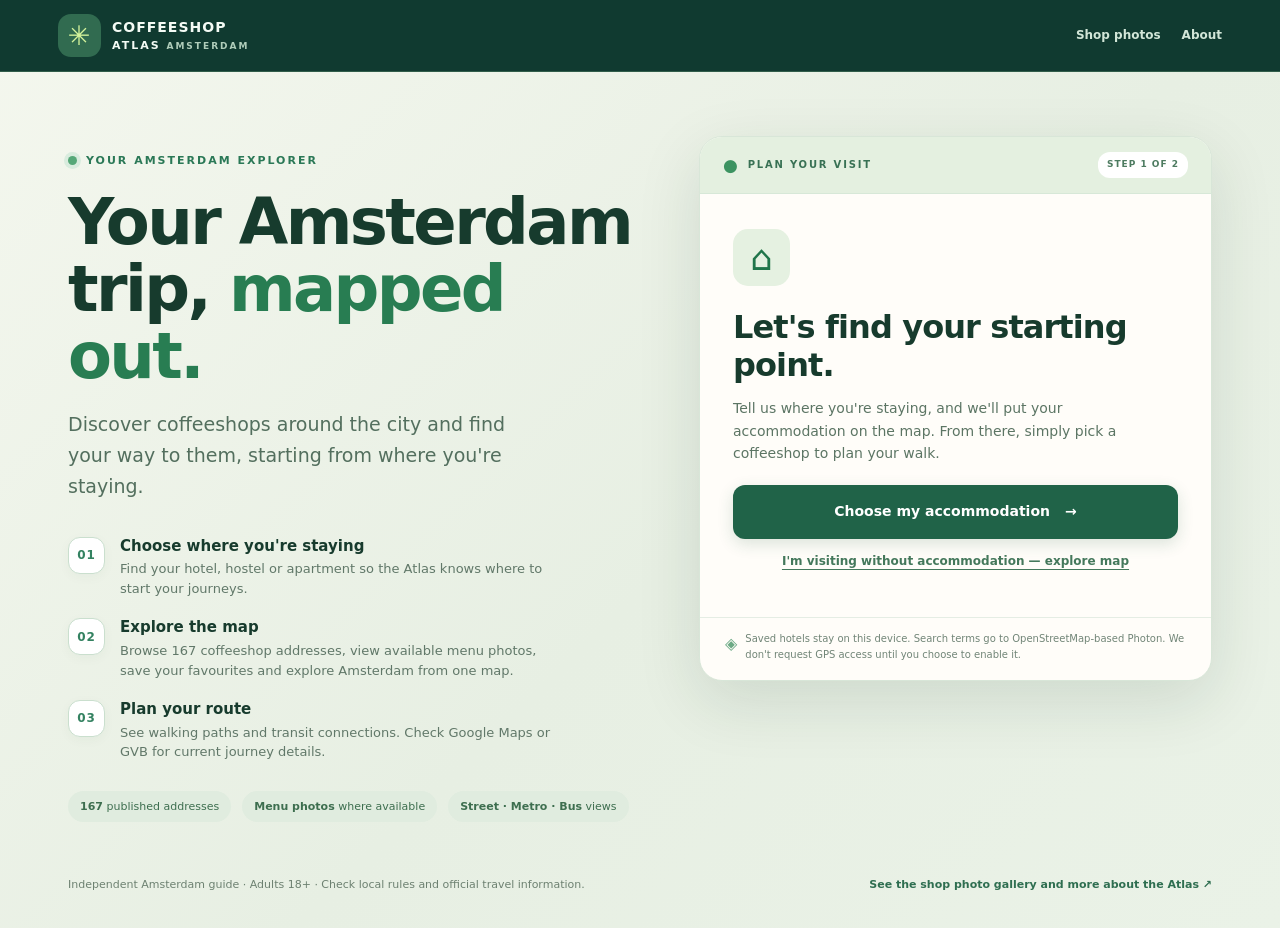
<file: public/index.html>
<!doctype html>
<html lang="en">
<head>
<meta charset="utf-8">
<meta name="viewport" content="width=device-width, initial-scale=1, viewport-fit=cover">
<meta name="theme-color" content="#123c30">
<meta name="description" content="Plan your Amsterdam coffeeshop visit. See how the Atlas works, choose your hotel or accommodation, and explore coffeeshops, walking routes and local public transport on an interactive map.">
<title>Welcome | Amsterdam Coffeeshop Atlas</title>
<link rel="preconnect" href="https://photon.komoot.io">
<link rel="stylesheet" href="assets/welcome.css?v=2">
<script defer src="assets/welcome.js?v=12"></script>
</head>
<body>
<header class="site-header">
 <div class="site-inner">
  <a class="brand" href="index.html" aria-label="Amsterdam Coffeeshop Atlas welcome"><span class="brand-pin" aria-hidden="true">✳</span><span><strong>COFFEESHOP</strong><small>ATLAS <em>AMSTERDAM</em></small></span></a>
  <nav aria-label="Site"><a href="discover.html#featured">Shop photos</a><a href="discover.html#about">About</a></nav>
 </div>
</header>
<main class="welcome-layout" id="start">
 <section class="introduction" aria-labelledby="welcomeTitle">
  <div class="eyebrow"><span class="eyebrow-dot" aria-hidden="true"></span> YOUR AMSTERDAM EXPLORER</div>
  <h1 id="welcomeTitle">Your Amsterdam trip, <em>mapped out.</em></h1>
  <p class="intro-copy">Discover coffeeshops around the city and find your way to them, starting from where you're staying.</p>
  <div class="intro-points" aria-label="How the Atlas works">
   <div class="intro-point"><span class="step-number">01</span><div><h2>Choose where you're staying</h2><p>Find your hotel, hostel or apartment so the Atlas knows where to start your journeys.</p></div></div>
   <div class="intro-point"><span class="step-number">02</span><div><h2>Explore the map</h2><p>Browse 167 coffeeshop addresses, view available menu photos, save your favourites and explore Amsterdam from one map.</p></div></div>
   <div class="intro-point"><span class="step-number">03</span><div><h2>Plan your route</h2><p>See walking paths and transit connections. Check Google Maps or GVB for current journey details.</p></div></div>
  </div>
  <div class="intro-meta"><span><b>167</b> published addresses</span><span><b>Menu photos</b> where available</span><span><b>Street · Metro · Bus</b> views</span></div>
 </section>
 <section class="journey-card" aria-label="Set up your visit">
  <div class="card-stripe"><span class="map-dot" aria-hidden="true">●</span><span>PLAN YOUR VISIT</span><span class="step-tag" id="stepTag">STEP 1 OF 2</span></div>
  <div id="introStage" class="stage">
   <div class="welcome-mark" aria-hidden="true">⌂</div>
   <h2>Let's find your starting point.</h2>
   <p>Tell us where you're staying, and we'll put your accommodation on the map. From there, simply pick a coffeeshop to plan your walk.</p>
   <div class="saved-trip hidden" id="savedTrip">
    <span class="saved-icon" aria-hidden="true">⌂</span>
    <div><small>YOUR SAVED ACCOMMODATION</small><strong id="savedHotelName"></strong></div>
   </div>
   <button type="button" class="primary-button" id="chooseHotel">Choose my accommodation <span aria-hidden="true">→</span></button>
   <button type="button" class="primary-button hidden" id="continueSaved">Open my Amsterdam map <span aria-hidden="true">→</span></button>
   <button type="button" class="text-button" id="exploreWithoutHotel">I'm visiting without accommodation — explore map</button>
  </div>
  <div id="hotelStage" class="stage hidden" aria-labelledby="hotelTitle">
   <button type="button" class="back-button" id="backToIntro">← Back to introduction</button>
   <div class="step-label">SET YOUR STARTING POINT</div>
   <h2 id="hotelTitle">Where are you staying?</h2>
   <p>Search for your hotel, hostel, apartment or address in Amsterdam. Select the correct result to open the map.</p>
   <form id="hotelForm" class="hotel-form" role="search">
    <label for="hotelSearch">Accommodation name or address</label>
    <div class="hotel-search-row"><input id="hotelSearch" type="search" placeholder="e.g. Hotel Estheréa, Amsterdam" autocomplete="street-address" minlength="3" maxlength="110" required><button type="submit" id="hotelSearchButton">Find</button></div>
   </form>
   <div id="hotelFeedback" class="hotel-feedback" role="status" aria-live="polite">Search by hotel name or street address.</div>
   <div id="hotelResults" class="hotel-results" aria-label="Accommodation search results"></div>
   <div class="hotel-footer"><span>Can't find yours? Try its street address, or choose it later in My hotel &amp; routes.</span><button type="button" class="text-button" id="skipHotel">Continue without saving a hotel →</button></div>
  </div>
  <div class="privacy-footnote"><span aria-hidden="true">◈</span> Saved hotels stay on this device. Search terms go to OpenStreetMap-based Photon. We don't request GPS access until you choose to enable it.</div>
 </section>
</main>
<footer class="page-footer"><span>Independent Amsterdam guide · Adults 18+ · Check local rules and official travel information.</span><a href="discover.html">See the shop photo gallery and more about the Atlas ↗</a></footer>
</body>
</html>
</file>
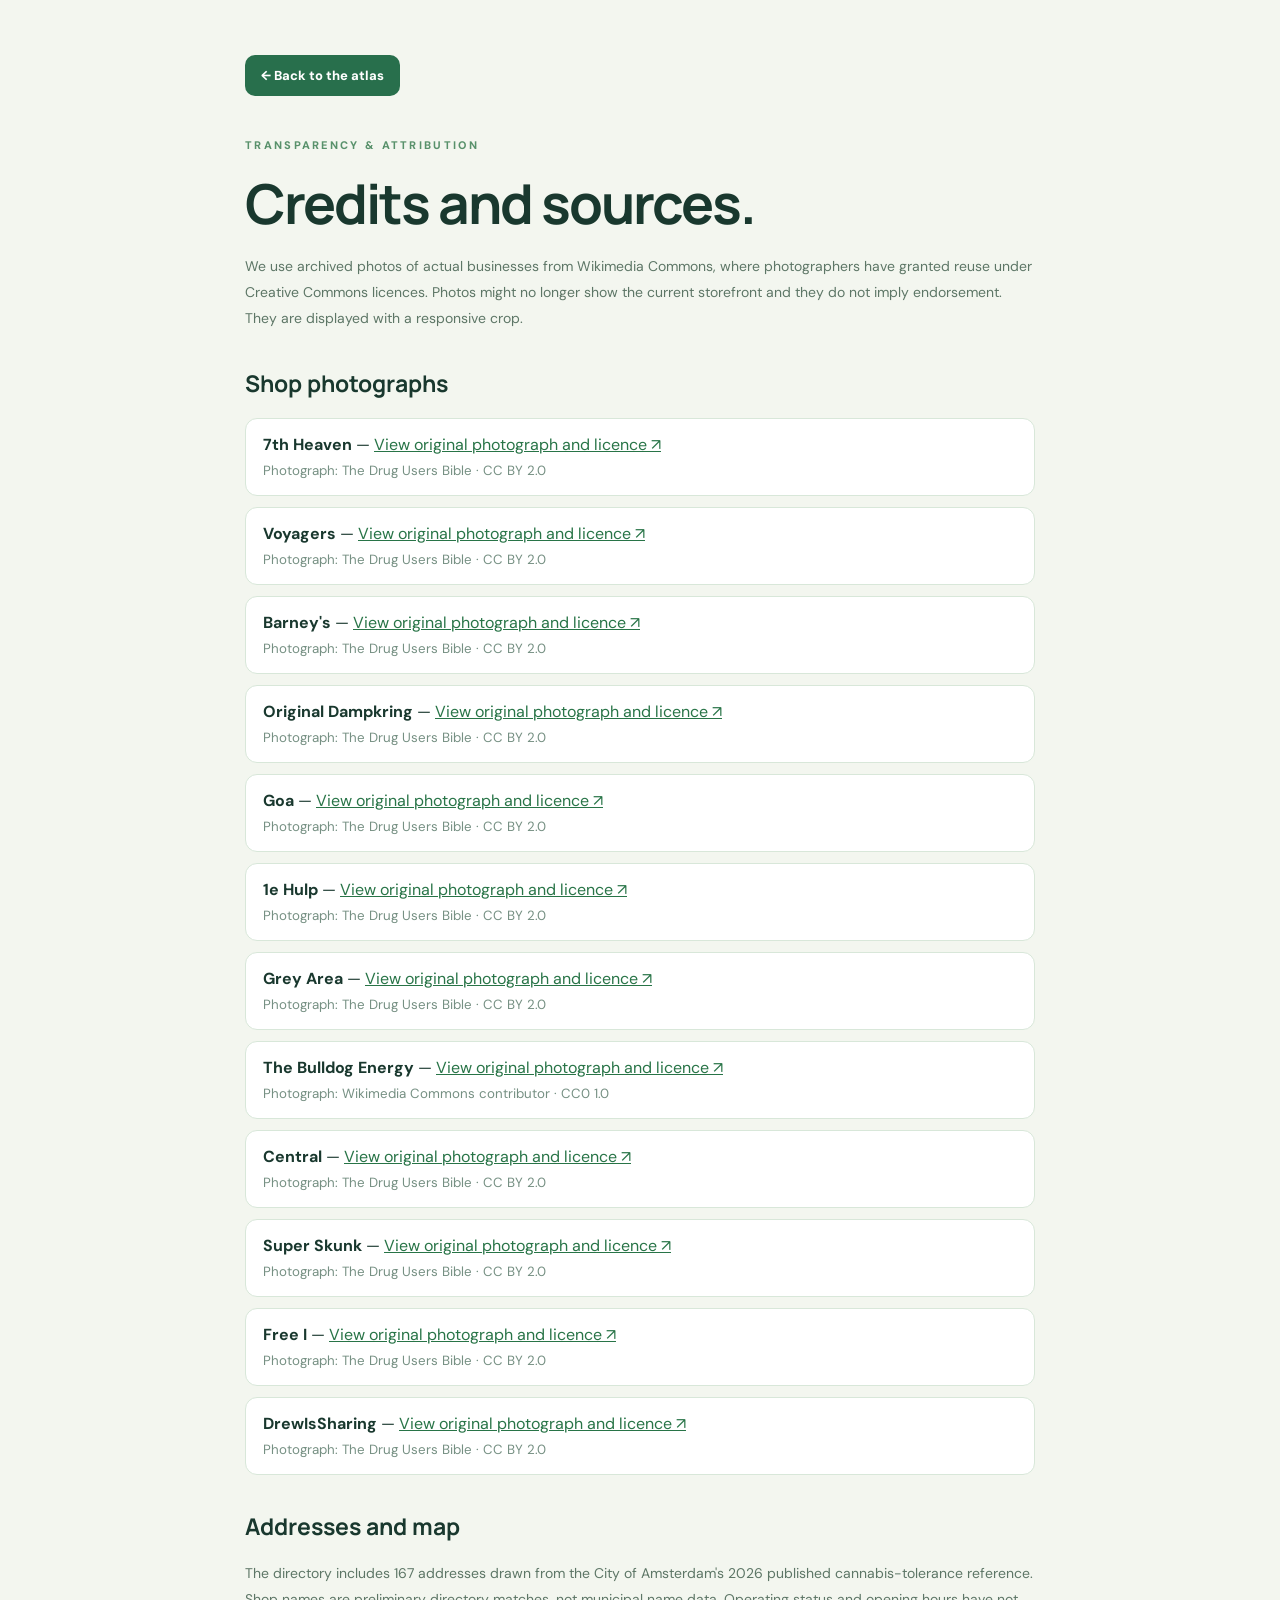
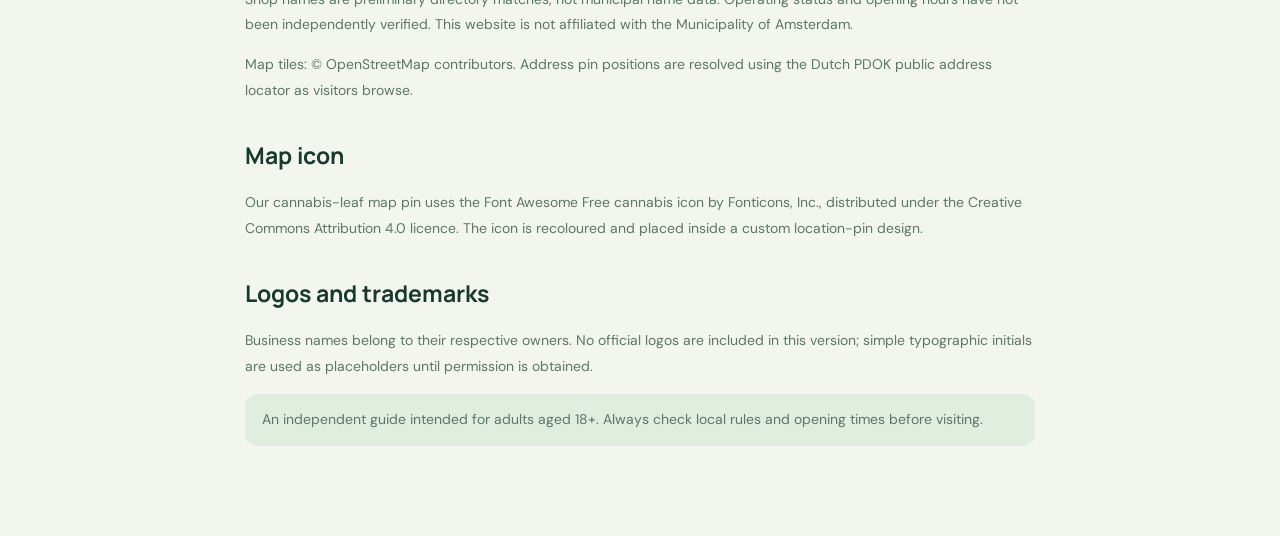
<file: public/credits.html>
<!doctype html><html lang="en"><head><meta charset="utf-8"><meta name="viewport" content="width=device-width,initial-scale=1"><title>Credits and sources | Coffeeshop Atlas</title><link rel="stylesheet" href="assets/styles.css"><style>body{background:#f3f6ef}.credits-main{max-width:830px;margin:55px auto 90px;padding:0 20px}.credits-main h1{font-size:clamp(32px,5vw,55px);letter-spacing:-2px;margin:13px 0}.credits-main p{color:#5d7666;font-size:14px;line-height:1.85}.credits-main h2{font-size:23px;margin-top:35px}.credit-box{border:1px solid #d8e7d9;background:#fff;border-radius:12px;margin:11px 0;padding:14px 17px;line-height:1.5}.credit-box a{color:#287447;text-decoration:underline}.credit-box small{color:#769083;display:block;margin-top:4px}.return{display:inline-block;padding:12px 16px;background:#286f4c;border-radius:10px;color:white;font-size:13px;font-weight:800}.small-note{background:#e0eee0;border-radius:12px;padding:13px 17px}</style></head><body><main class="credits-main"><a class="return" href="index.html">← Back to the atlas</a><span class="small-label" style="display:block;margin-top:42px">TRANSPARENCY &amp; ATTRIBUTION</span><h1>Credits and sources.</h1><p>We use archived photos of actual businesses from Wikimedia Commons, where photographers have granted reuse under Creative Commons licences. Photos might no longer show the current storefront and they do not imply endorsement. They are displayed with a responsive crop.</p><h2>Shop photographs</h2><div id="creditsList"></div><h2>Addresses and map</h2><p>The directory includes 167 addresses drawn from the City of Amsterdam's 2026 published cannabis-tolerance reference. Shop names are preliminary directory matches, not municipal name data. Operating status and opening hours have not been independently verified. This website is not affiliated with the Municipality of Amsterdam.</p><p>Map tiles: <a href="https://www.openstreetmap.org/copyright" target="_blank" rel="noopener">© OpenStreetMap contributors</a>. Address pin positions are resolved using the Dutch <a href="https://www.pdok.nl/" target="_blank" rel="noopener">PDOK</a> public address locator as visitors browse.</p><h2>Map icon</h2><p>Our cannabis-leaf map pin uses the <a href="https://fontawesome.com/icons/cannabis?f=classic&s=solid" target="_blank" rel="noopener">Font Awesome Free cannabis icon</a> by Fonticons, Inc., distributed under the <a href="https://creativecommons.org/licenses/by/4.0/" target="_blank" rel="noopener">Creative Commons Attribution 4.0 licence</a>. The icon is recoloured and placed inside a custom location-pin design.</p><h2>Logos and trademarks</h2><p>Business names belong to their respective owners. No official logos are included in this version; simple typographic initials are used as placeholders until permission is obtained.</p><p class="small-note">An independent guide intended for adults aged 18+. Always check local rules and opening times before visiting.</p></main><script src="assets/shops.js"></script><script>const names=window.ATLAS_SHOPS.filter(x=>x.photo);const esc=x=>String(x).replaceAll('&','&amp;').replaceAll('<','&lt;').replaceAll('>','&gt;');document.getElementById('creditsList').innerHTML=names.map(x=>{const u='https://commons.wikimedia.org/wiki/File:'+encodeURIComponent(x.photo.file);return '<div class="credit-box"><b>'+esc(x.name)+'</b> — <a href="'+u+'" target="_blank" rel="noopener">View original photograph and licence ↗</a><small>Photograph: '+esc(x.photo.author)+' · '+esc(x.photo.license)+'</small></div>';}).join('');</script></body></html>
</file>
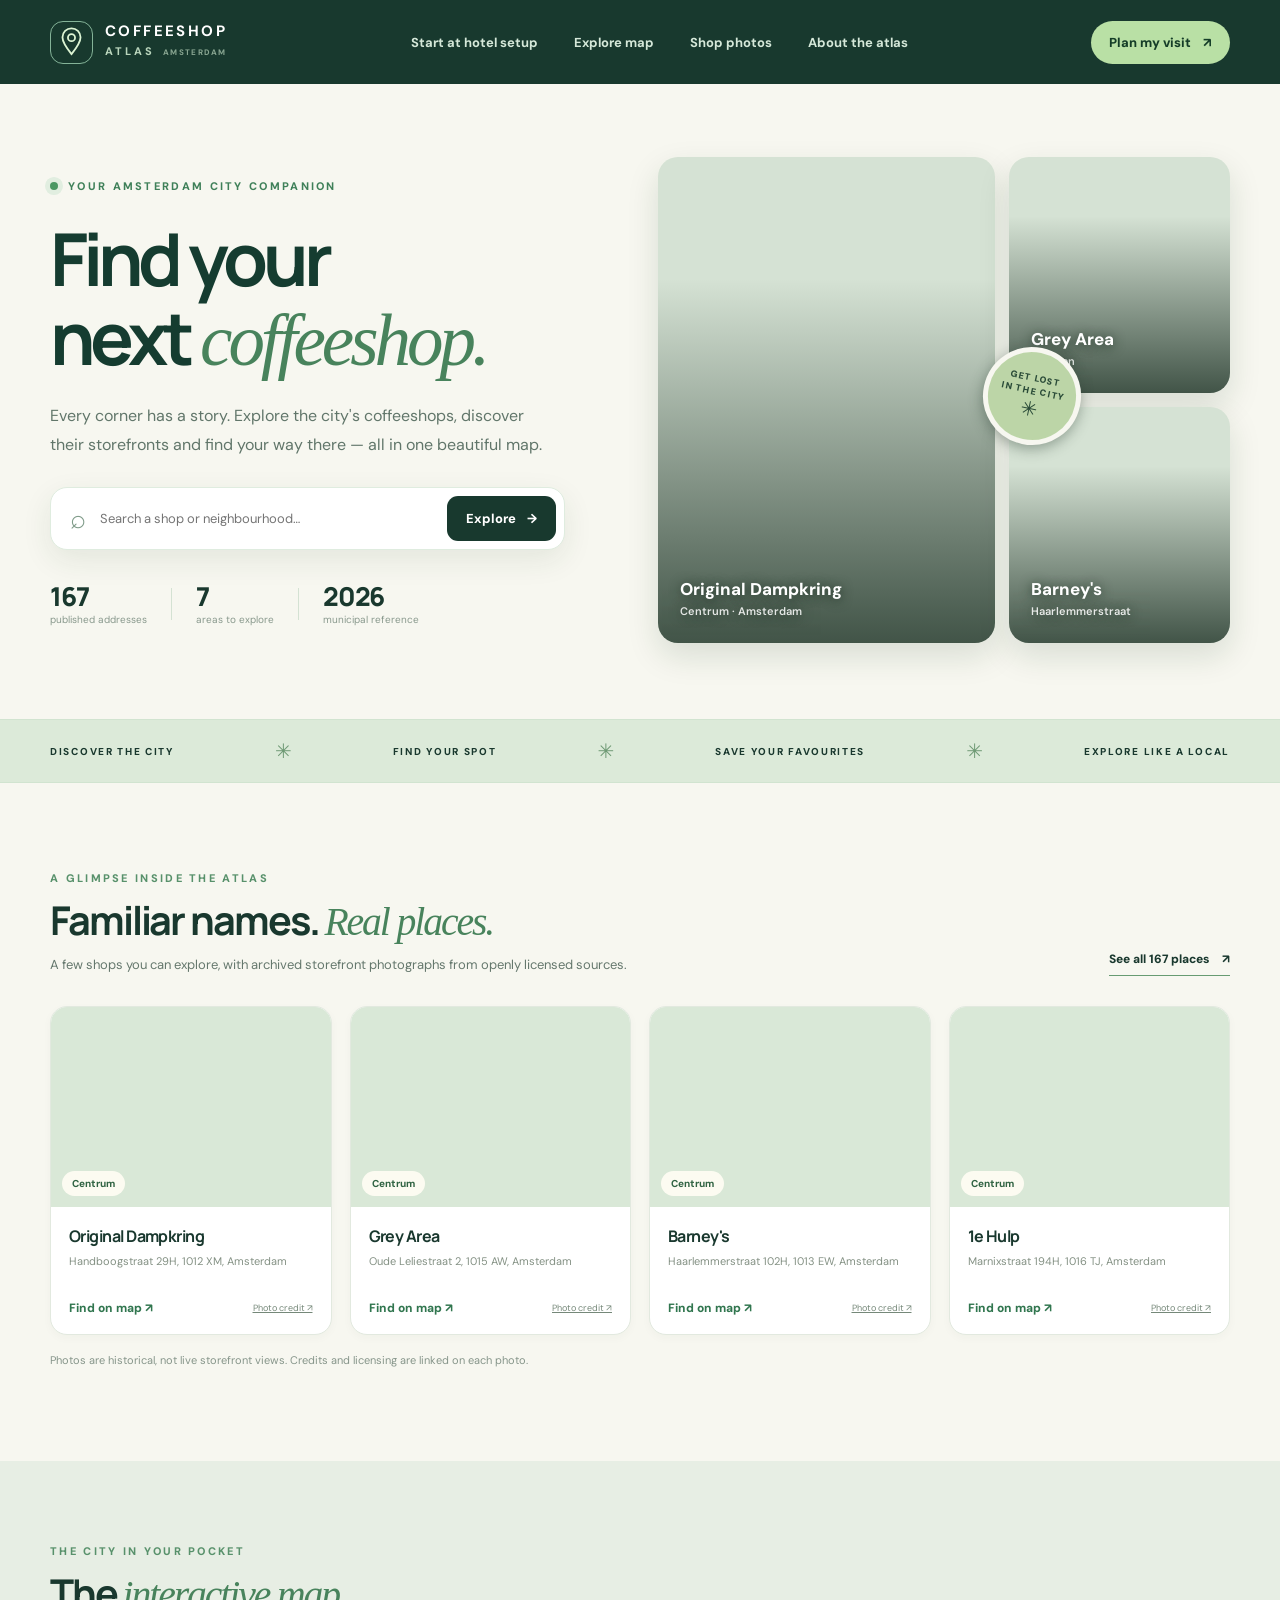
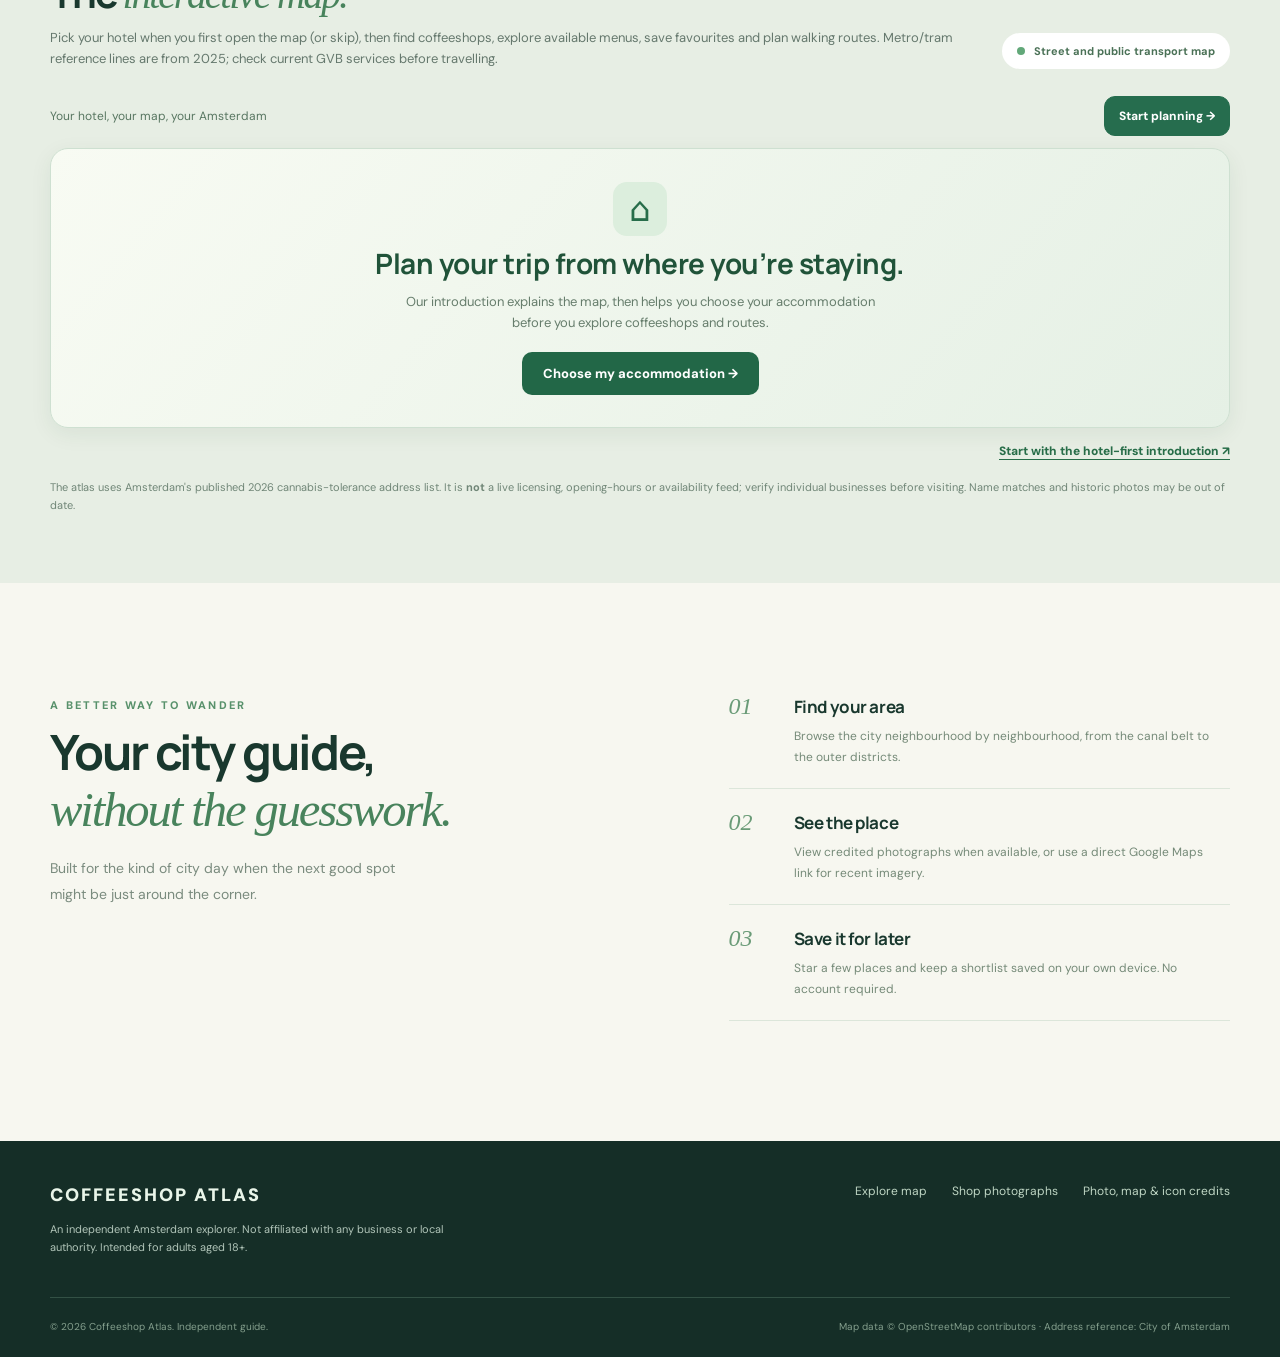
<file: public/discover.html>
<!doctype html>
<html lang="en">
<head>
  <meta charset="utf-8">
  <meta name="viewport" content="width=device-width,initial-scale=1,viewport-fit=cover">
  <meta name="theme-color" content="#132c27">
  <meta name="description" content="Explore Amsterdam's cannabis coffeeshops on one interactive map. Browse official 2026 addresses, shop photos, neighbourhoods and walking directions.">
  <title>Amsterdam Coffeeshop Atlas | Explore the city</title>
  <link rel="preconnect" href="https://commons.wikimedia.org">
  <link rel="stylesheet" href="assets/styles.css?v=gallery-intro-v1">
  <script defer src="assets/shops.js?v=shop-names-2026-10-18"></script>
  <script defer src="assets/app.js?v=hotel-welcome-v1"></script>
</head>
<body>
  <header class="site-header">
    <div class="header-inner content-wrap">
      <a href="index.html" class="logo-lockup" aria-label="Coffeeshop Atlas welcome page">
        <span class="mark" aria-hidden="true"><svg viewBox="0 0 48 48" fill="none"><path d="M24 42c9-11 14-19 14-26a14 14 0 10-28 0c0 7 5 15 14 26Z" stroke="currentColor" stroke-width="2.8"/><circle cx="24" cy="16.5" r="5.5" stroke="currentColor" stroke-width="2.8"/></svg></span>
        <span class="logo-type"><strong>COFFEESHOP</strong><span>ATLAS <i>AMSTERDAM</i></span></span>
      </a>
      <nav class="nav-links" aria-label="Primary navigation"><a href="index.html">Start at hotel setup</a><a href="#explore">Explore map</a><a href="#featured">Shop photos</a><a href="#about">About the atlas</a></nav>
      <a class="header-cta" href="index.html">Plan my visit <span aria-hidden="true">↗</span></a>
    </div>
  </header>

  <main id="home">
    <section class="hero content-wrap" aria-labelledby="hero-title">
      <div class="hero-copy">
        <span class="eyebrow"><span class="eyebrow-dot"></span> YOUR AMSTERDAM CITY COMPANION</span>
        <h1 id="hero-title">Find your<br>next <em>coffeeshop.</em></h1>
        <p class="hero-sub">Every corner has a story. Explore the city's coffeeshops, discover their storefronts and find your way there — all in one beautiful map.</p>
        <form class="hero-search" id="heroSearchForm" role="search"><label class="sr-only" for="heroSearch">Search a coffeeshop or neighbourhood</label><span aria-hidden="true" class="search-icon">⌕</span><input id="heroSearch" type="search" placeholder="Search a shop or neighbourhood…" autocomplete="off"><button type="submit">Explore <span aria-hidden="true">→</span></button></form>
        <div class="hero-stats"><div><strong>167</strong><span>published addresses</span></div><span class="stat-line"></span><div><strong>7</strong><span>areas to explore</span></div><span class="stat-line"></span><div><strong>2026</strong><span>municipal reference</span></div></div>
      </div>
      <div class="hero-visual" aria-label="Photographs of Amsterdam coffeeshops">
        <div class="hero-photo hero-photo-main" data-photo="47"><span class="photo-name">Original Dampkring <small>Centrum · Amsterdam</small></span></div>
        <div class="hero-photo hero-photo-top" data-photo="97"><span class="photo-name">Grey Area <small>Jordaan</small></span></div>
        <div class="hero-photo hero-photo-bottom" data-photo="40"><span class="photo-name">Barney's <small>Haarlemmerstraat</small></span></div>
        <span class="hero-seal">GET LOST<br>IN THE CITY<br><b>✳</b></span>
      </div>
    </section>

    <section class="marquee"><div class="marquee-inner content-wrap"><span>DISCOVER THE CITY</span><b>✳</b><span>FIND YOUR SPOT</span><b>✳</b><span>SAVE YOUR FAVOURITES</span><b>✳</b><span>EXPLORE LIKE A LOCAL</span></div></section>

    <section id="featured" class="featured-section content-wrap">
      <div class="section-heading"><div><span class="small-label">A GLIMPSE INSIDE THE ATLAS</span><h2>Familiar names. <em>Real places.</em></h2><p>A few shops you can explore, with archived storefront photographs from openly licensed sources.</p></div><a class="text-link" href="#explore">See all 167 places <span aria-hidden="true">↗</span></a></div>
      <div class="featured-grid" id="featuredGrid" aria-live="polite"></div>
      <p class="photo-note">Photos are historical, not live storefront views. Credits and licensing are linked on each photo.</p>
    </section>

    <section id="explore" class="explorer-section">
      <div class="content-wrap explorer-top"><div><span class="small-label">THE CITY IN YOUR POCKET</span><h2>The <em>interactive map.</em></h2><p>Pick your hotel when you first open the map (or skip), then find coffeeshops, explore available menus, save favourites and plan walking routes. Metro/tram reference lines are from 2025; check current GVB services before travelling.</p></div><div class="map-feature"><span class="feature-dot"></span><span id="mapProgress">Street and public transport map</span></div></div>
      <div class="content-wrap atlas-map-toolbar"><span>Your hotel, your map, your Amsterdam</span><a href="index.html">Start planning →</a></div>
      <div class="content-wrap gallery-map-gate"><span class="gate-symbol" aria-hidden="true">⌂</span><h3>Plan your trip from where you’re staying.</h3><p>Our introduction explains the map, then helps you choose your accommodation before you explore coffeeshops and routes.</p><a href="index.html">Choose my accommodation →</a></div>
      <div class="content-wrap full-map-link"><a href="index.html">Start with the hotel-first introduction ↗</a></div>
      <div class="content-wrap map-caveat">The atlas uses Amsterdam's published 2026 cannabis-tolerance address list. It is <strong>not</strong> a live licensing, opening-hours or availability feed; verify individual businesses before visiting. Name matches and historic photos may be out of date.</div>
    </section>

    <section class="how-section content-wrap" id="about"><div class="how-lead"><span class="small-label">A BETTER WAY TO WANDER</span><h2>Your city guide,<br><em>without the guesswork.</em></h2><p>Built for the kind of city day when the next good spot might be just around the corner.</p></div><div class="how-items"><div class="how-item"><span class="how-number">01</span><div><h3>Find your area</h3><p>Browse the city neighbourhood by neighbourhood, from the canal belt to the outer districts.</p></div></div><div class="how-item"><span class="how-number">02</span><div><h3>See the place</h3><p>View credited photographs when available, or use a direct Google Maps link for recent imagery.</p></div></div><div class="how-item"><span class="how-number">03</span><div><h3>Save it for later</h3><p>Star a few places and keep a shortlist saved on your own device. No account required.</p></div></div></div></section>
  </main>
  <footer class="footer"><div class="content-wrap footer-inner"><div class="footer-brand"><span>COFFEESHOP ATLAS</span><p>An independent Amsterdam explorer. Not affiliated with any business or local authority. Intended for adults aged 18+.</p></div><div class="footer-nav"><a href="#explore">Explore map</a><a href="#featured">Shop photographs</a><a href="credits.html">Photo, map &amp; icon credits</a></div></div><div class="footer-bottom content-wrap"><span>© 2026 Coffeeshop Atlas. Independent guide.</span><span>Map data © OpenStreetMap contributors · Address reference: City of Amsterdam</span></div></footer>
</body>
</html>
</file>
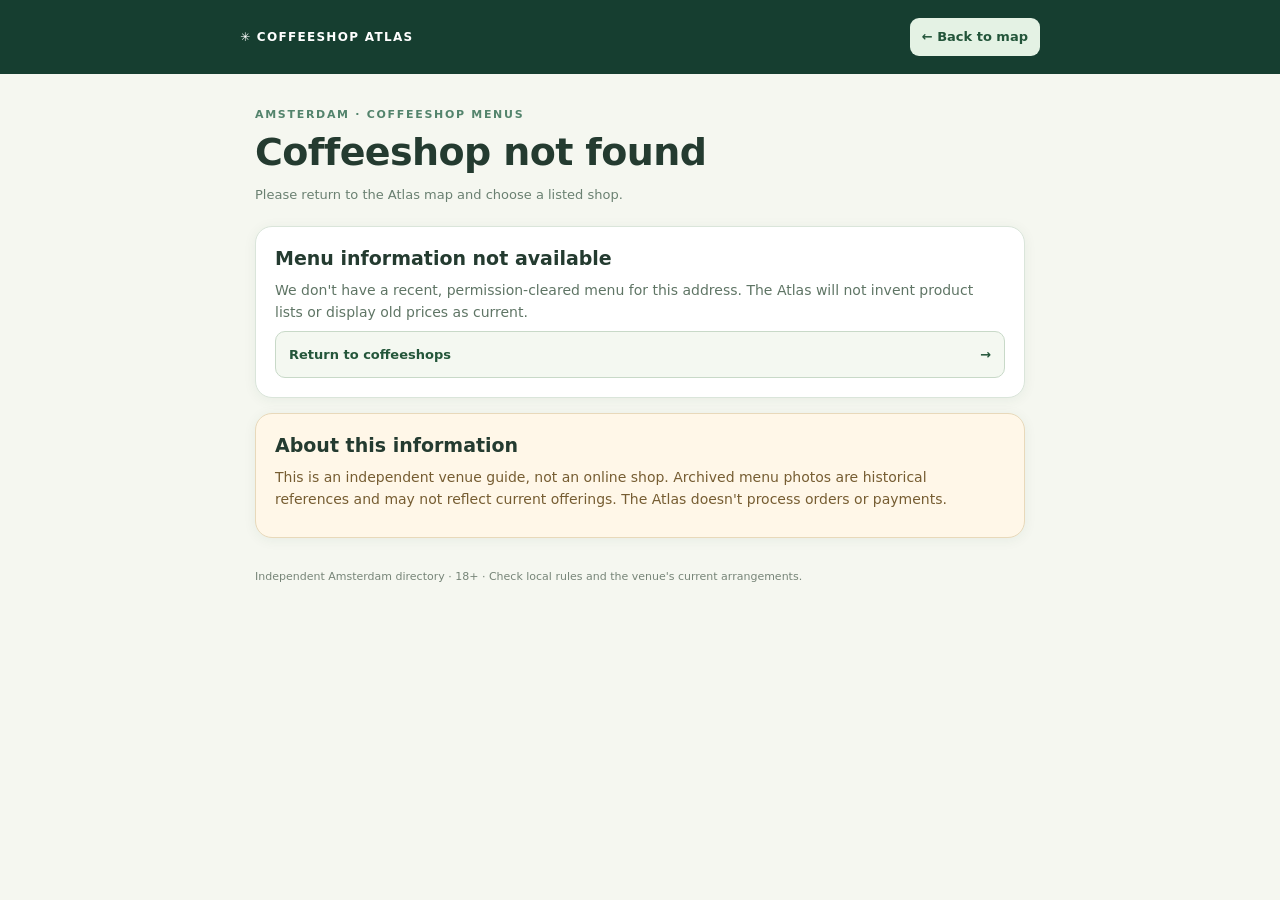
<file: public/menu.html>
<!doctype html>
<html lang="en">
<head>
<meta charset="utf-8">
<meta name="viewport" content="width=device-width,initial-scale=1,viewport-fit=cover">
<meta name="theme-color" content="#163f30">
<meta name="robots" content="noindex,follow">
<title>Menu photographs | Amsterdam Coffeeshop Atlas</title>
<style>
:root{color-scheme:light;--dark:#163e30;--forest:#215e45;--ink:#243b30;--muted:#6a8071;--line:#dae5da;--cream:#f5f7f0}
*{box-sizing:border-box}
body{margin:0;min-height:100dvh;background:var(--cream);color:var(--ink);font-family:system-ui,-apple-system,BlinkMacSystemFont,"Segoe UI",sans-serif;line-height:1.55}
a{color:var(--forest)}
header{background:var(--dark);color:white;padding:18px max(16px,calc((100vw - 800px)/2));display:flex;align-items:center;justify-content:space-between;gap:12px}
.brand{font-size:12px;letter-spacing:1.3px;font-weight:900}
header a{background:#e4f2e4;border-radius:9px;padding:9px 12px;color:#23553a;font-weight:800;text-decoration:none;font-size:13px;white-space:nowrap}
main{max-width:800px;margin:auto;padding:22px 15px 55px}
.eyebrow{text-transform:uppercase;letter-spacing:1.7px;color:#53846c;font-size:11px;font-weight:850;margin:0 0 8px}
h1{font-size:clamp(24px,6vw,38px);margin:0;line-height:1.13;letter-spacing:-.6px}
.address{color:var(--muted);font-size:13px;margin:11px 0 21px}
.panel{background:#fff;border:1px solid var(--line);border-radius:17px;padding:19px;margin:15px 0;box-shadow:0 2px 13px #234b3210;min-width:0}
.panel h2{margin:0 0 9px;font-size:19px;line-height:1.3}
.panel p{color:#5f7565;font-size:14px;margin:8px 0;line-height:1.55}
.date{display:inline-flex;padding:5px 9px;background:#e8f1e7;border-radius:7px;font-size:12px;color:#295f43;font-weight:750}
.info{background:#f1f6ee;border:1px solid #d6e3d5;border-radius:10px;padding:11px 12px;font-size:12px;color:#56705a;margin:14px 0}
.actions{display:grid;gap:9px;margin-top:15px}
.action{display:flex;align-items:center;justify-content:space-between;gap:12px;min-height:47px;border:1px solid #c8d9c8;border-radius:10px;background:#f4f8f1;padding:11px 13px;text-decoration:none;color:#24563a;font-weight:800;font-size:13px;overflow-wrap:anywhere}
.action.primary{background:var(--forest);color:white;border-color:var(--forest)}
.action:hover,.action:focus-visible{outline:2px solid #75a888;outline-offset:1px}
.photo-item{display:flex;justify-content:space-between;align-items:center;gap:9px;padding:12px 0;border-bottom:1px solid #e5ece3;font-size:13px}
.photo-item:last-child{border-bottom:0}
.photo-item span{font-weight:650}
.photo-item a{flex:none;font-weight:800;text-decoration:underline;text-underline-offset:3px}
.notice{background:#fff7e8;border-color:#e8d9ba}
.notice p{color:#765d32}
.chip{display:inline-flex;background:#eaf4ec;color:#2c684d;font-weight:750;font-size:11px;border-radius:7px;padding:4px 7px}
.sections{display:grid;gap:12px;margin:14px 0}
.section{padding:12px;background:#f6f8f4;border:1px solid #e0e9e0;border-radius:10px}
.section h3{margin:0 0 8px;font-size:16px}
.section p{margin:0}
.owner-photo{max-width:100%;height:auto;border-radius:10px;border:1px solid var(--line)}
.small{font-size:12px!important;color:#738174!important}
footer{margin-top:30px;font-size:11px;color:#778578}
.hidden{display:none!important}
@media(min-width:610px){main{padding-top:32px}.actions{grid-template-columns:1fr 1fr}.actions .primary{grid-column:1/-1}}
</style>
</head>
<body>
<header><div class="brand">✳ COFFEESHOP ATLAS</div><a id="backToMap" href="map.html">← Back to map</a></header>
<main>
<p class="eyebrow">AMSTERDAM · COFFEESHOP MENUS</p>
<h1 id="shopTitle">Loading coffeeshop…</h1>
<p class="address" id="shopAddress"></p>
<section id="ownerPanel" class="panel hidden" aria-live="polite"></section>
<section id="archivePanel" class="panel hidden" aria-live="polite"></section>
<section id="noMenuPanel" class="panel hidden">
<h2>Menu information not available</h2>
<p>We don't have a recent, permission-cleared menu for this address. The Atlas will not invent product lists or display old prices as current.</p>
<a class="action" href="map.html" id="noMenuBack">Return to coffeeshops <span aria-hidden="true">→</span></a>
</section>
<section class="panel notice">
<h2>About this information</h2>
<p>This is an independent venue guide, not an online shop. Archived menu photos are historical references and may not reflect current offerings. The Atlas doesn't process orders or payments.</p>
</section>
<footer>Independent Amsterdam directory · 18+ · Check local rules and the venue's current arrangements.</footer>
</main>
<script src="assets/shops.js"></script>
<script src="assets/shop-intel.js?v=155-sourced-2026-10-19"></script>
<script src="assets/owner-menus.js?v=1"></script>
<script>
(function(){
"use strict";
const $=id=>document.getElementById(id);
const shops=Array.isArray(window.ATLAS_SHOPS)?window.ATLAS_SHOPS:[];
const intel=window.ATLAS_INTEL||{menus:{},maxMenuAgeDays:120};
const approvedMenus=window.ATLAS_OWNER_MENUS?.menus||{};
const params=new URLSearchParams(location.search);
const id=Number(params.get("shop"));
const shop=Number.isSafeInteger(id)&&id>0?shops.find(s=>s.id===id):null;
const make=(tag,text,cls)=>{const e=document.createElement(tag);if(text!==undefined)e.textContent=String(text);if(cls)e.className=cls;return e;};
const format=date=>{const ms=Date.parse(String(date)+"T12:00:00Z");return Number.isFinite(ms)?new Date(ms).toLocaleDateString("en-GB",{day:"numeric",month:"short",year:"numeric",timeZone:"UTC"}):null;};
const fresh=(date,days)=>{const ms=Date.parse(String(date)+"T12:00:00Z"),age=(Date.now()-ms)/86400000;return Number.isFinite(age)&&age>=-1&&age<=days;};
const validSource=url=>typeof url==="string"&&url.startsWith("https://www.coffeeshopmenus.org/");
const validOwnImage=url=>typeof url==="string"&&/^assets\/approved-menus\/[a-zA-Z0-9/_-]+\.(?:png|jpe?g|webp)$/i.test(url);
function addLink(parent,caption,url,primary){
 const a=make("a");a.className="action"+(primary?" primary":"");
 a.textContent=caption;a.href=url;
 if(url.startsWith("https://")){a.target="_blank";a.rel="noopener noreferrer";a.referrerPolicy="no-referrer";}
 parent.appendChild(a);return a;
}
if(!shop){$("shopTitle").textContent="Coffeeshop not found";$("shopAddress").textContent="Please return to the Atlas map and choose a listed shop.";$("noMenuPanel").classList.remove("hidden");return;}
document.title=(shop.name||"Coffeeshop")+" menu | Amsterdam Coffeeshop Atlas";
$("shopTitle").textContent=shop.name||"Coffeeshop";
$("shopAddress").textContent=shop.address;
const back="map.html?shopId="+encodeURIComponent(shop.id);
$("backToMap").href=back;$("noMenuBack").href=back;
const owned=approvedMenus[id];
const ownerOK=owned&&owned.approved===true&&owned.verifiedShop===true&&format(owned.updatedAt)&&fresh(owned.updatedAt,120);
if(ownerOK){
 const area=$("ownerPanel");area.classList.remove("hidden");
 area.appendChild(make("h2","Venue-provided menu"));
 area.appendChild(make("span","Updated "+format(owned.updatedAt),"date"));
 area.appendChild(make("p","Information provided with venue authorisation and checked for publication. Confirm details at the venue."));
 for(const section of Array.isArray(owned.sections)?owned.sections:[]){
  if(typeof section.title!=="string"||!section.title.trim())continue;
  const box=make("div",undefined,"section");box.appendChild(make("h3",section.title));
  if(typeof section.description==="string")box.appendChild(make("p",section.description));
  area.appendChild(box);
 }
 for(const image of Array.isArray(owned.photos)?owned.photos:[]){
  if(!validOwnImage(image))continue;
  const img=make("img");img.src=image;img.alt="Venue-authorised menu photograph";img.className="owner-photo";img.loading="lazy";area.appendChild(img);
 }
}
const archive=intel.menus?.[id],archiveDate=archive?.photoDate;
if(archive&&format(archiveDate)&&fresh(archiveDate,intel.maxMenuAgeDays||120)&&validSource(archive.url)){
 const area=$("archivePanel");area.classList.remove("hidden");
 area.appendChild(make("h2","Menu photographs"));
 area.appendChild(make("span","Photographed "+format(archiveDate),"date"));
 area.appendChild(make("p","Tap a photo below to open the actual menu image on CoffeeshopMenus.org. Atlas does not embed third-party photos, so they open in your browser instead."));
 const links=(Array.isArray(archive.images)?archive.images:[]).filter(url=>validSource(url)&&/\.(?:jpe?g|png|webp)(?:[?#].*)?$/i.test(url));
 const actions=make("div",undefined,"actions");
 links.forEach((url,i)=>addLink(actions,links.length===1?"Open menu photograph ↗":"Open menu photo "+(i+1)+" of "+links.length+" ↗",url,i===0));
 if(!links.length)addLink(actions,"Open menu on original archive ↗",archive.url,true);
 area.appendChild(actions);
 const source=make("div",undefined,"info");
 source.appendChild(make("span","Source: CoffeeshopMenus.org. ",""));
 const original=make("a","View source page ↗");
 original.href=archive.url;original.target="_blank";original.rel="noopener noreferrer";original.referrerPolicy="no-referrer";
 source.appendChild(original);
 source.appendChild(make("span"," · Photographs show a past menu; prices and availability may have changed."));
 area.appendChild(source);
}
if(!ownerOK&&$("archivePanel").classList.contains("hidden"))$("noMenuPanel").classList.remove("hidden");
})();
</script>
</body>
</html>
</file>
<file: public/assets/welcome.css>
:root{--green:#194f39;--deep:#103a30;--mid:#2a7856;--paper:#f2f6ee;--cream:#e9f2df;--ink:#173b2d;--muted:#61786b;--line:#d8e5d9;--white:#fff}
*{box-sizing:border-box}html{scroll-behavior:smooth}body{margin:0;min-height:100dvh;background:linear-gradient(136deg,#f4f7ee 0%,#e7efe3 56%,#eaf2e7 100%);color:var(--ink);font:15px/1.55 system-ui,-apple-system,"Segoe UI",Roboto,sans-serif}
button,input{font:inherit}button{cursor:pointer}a{color:inherit}.hidden{display:none!important}
.site-header{background:var(--deep);color:#f4fbf5;border-bottom:1px solid #315d4a}
.site-inner{max-width:1220px;margin:auto;padding:14px 28px;display:flex;align-items:center;justify-content:space-between;gap:12px}
.brand{display:flex;align-items:center;gap:11px;text-decoration:none;line-height:1.03;letter-spacing:1px}.brand-pin{background:#316b50;border-radius:13px;color:#d5f49c;width:43px;height:43px;display:grid;place-items:center;font-size:27px;flex:none}.brand strong,.brand small{display:block;font-size:14px;font-weight:870}.brand small{font-size:11px;font-weight:780;letter-spacing:2px;margin-top:5px}.brand em{font-style:normal;color:#b0cdba;font-size:9px;font-weight:650}
.site-header nav{display:flex;gap:21px;align-items:center}.site-header nav a{text-decoration:none;font-size:12px;font-weight:700;color:#d2e6d8}.site-header nav a:hover,.site-header nav a:focus-visible{color:#fff;text-decoration:underline}
.welcome-layout{max-width:1200px;margin:0 auto;padding:clamp(24px,5vw,70px) 28px 40px;display:grid;grid-template-columns:minmax(0,1.05fr) minmax(390px,.95fr);gap:clamp(25px,5vw,85px);align-items:start}
.introduction{padding-top:16px}.eyebrow{display:flex;align-items:center;gap:9px;font-size:11px;letter-spacing:2px;font-weight:850;color:var(--mid)}.eyebrow-dot{width:9px;height:9px;border-radius:100%;background:#56a878;box-shadow:0 0 0 4px #d9ecde;display:inline-block}
h1{font-size:clamp(43px,5vw,70px);line-height:1.045;letter-spacing:-2.6px;max-width:700px;margin:20px 0 19px;font-weight:840}
h1 em{font-style:normal;color:#287d52}
.intro-copy{font-size:clamp(15px,1.6vw,19px);color:#536f5e;line-height:1.65;max-width:480px;margin:0 0 34px}
.intro-points{display:flex;flex-direction:column;gap:20px;margin:22px 0 29px}
.intro-point{display:flex;gap:15px;align-items:flex-start}.step-number{width:37px;height:37px;border:1px solid #cadfce;background:#fff;border-radius:12px;flex:none;display:grid;place-items:center;color:#348261;font-weight:850;font-size:12px;letter-spacing:1px;box-shadow:0 3px 12px rgba(28,68,39,.04)}
.intro-point h2{font-size:15px;margin:0 0 4px;line-height:1.25;font-weight:820}.intro-point p{font-size:13px;margin:0;color:#617869;line-height:1.5;max-width:450px}
.intro-meta{display:flex;flex-wrap:wrap;gap:11px}.intro-meta span{background:#e0ecdf;color:#3d6e4f;border-radius:20px;padding:7px 12px;font-size:11px}.intro-meta b{font-weight:870}
.journey-card{background:#fffdf9;border:1px solid #d8e6d8;box-shadow:0 20px 65px rgba(18,52,31,.12);border-radius:23px;overflow:hidden;min-width:0}
.card-stripe{display:flex;align-items:center;gap:8px;background:#e4f0e0;border-bottom:1px solid #d7e8d8;padding:15px 23px;font-size:10px;font-weight:850;letter-spacing:1.8px;color:#387154}.map-dot{color:#3c9361;font-size:17px}.step-tag{margin-left:auto;font-size:9px;letter-spacing:1px;background:#fff;padding:6px 9px;border-radius:12px;color:#4d7b60}
.stage{padding:clamp(21px,3vw,33px)}.welcome-mark{display:grid;place-items:center;width:57px;height:57px;border-radius:15px;background:#e5f1e1;color:#20754a;font-size:35px;margin:2px 0 23px}
.stage h2{font-size:clamp(25px,2.5vw,32px);letter-spacing:-.9px;line-height:1.18;margin:0 0 12px;font-weight:850}.stage p{color:#5c7564;font-size:14px;line-height:1.63;margin:0 0 20px}
.primary-button{width:100%;display:flex;align-items:center;justify-content:center;gap:15px;min-height:54px;background:#206348;border:0;border-radius:12px;color:#fff;font-size:14px;font-weight:850;padding:14px 18px;box-shadow:0 5px 16px rgba(32,94,63,.16)}
.primary-button:hover,.primary-button:focus-visible{background:#184d38}
.text-button{border:0;background:transparent;color:#44785b;font-size:12px;font-weight:740;text-align:center;line-height:1.6;padding:13px 3px;text-decoration:underline;text-underline-offset:4px}
#introStage>.text-button{width:100%}
.saved-trip{margin:0 0 17px;display:flex;gap:12px;align-items:center;border:1px solid #d4e4d5;background:#f0f7ed;border-radius:12px;padding:13px}.saved-trip .saved-icon{width:39px;height:39px;display:grid;place-items:center;background:#dbeedd;color:#216443;border-radius:9px;font-size:25px}.saved-trip small,.saved-trip strong{display:block}.saved-trip small{font-size:10px;letter-spacing:1px;font-weight:760;color:#6b8b73}.saved-trip strong{font-size:14px;line-height:1.35;overflow-wrap:anywhere}
.back-button{background:none;border:0;padding:0 0 23px;color:#3e8060;font-size:12px;font-weight:740}.step-label{font-size:10px;letter-spacing:1.7px;font-weight:850;color:#3c8962;margin-bottom:9px}
.hotel-form label{display:block;font-size:12px;font-weight:800;margin-bottom:8px;color:#345e48}.hotel-search-row{display:flex;gap:8px}.hotel-search-row input{min-width:0;flex:1;background:#f8fbf6;border:1px solid #c5d9c9;border-radius:11px;padding:12px 11px;font-size:14px;color:var(--ink)}.hotel-search-row input:focus{outline:2px solid #78b695;outline-offset:1px}.hotel-search-row button{border:0;background:#206348;color:#fff;padding:11px 17px;border-radius:11px;font-size:13px;font-weight:850}.hotel-search-row button:disabled{opacity:.65}
.hotel-feedback{font-size:12px;color:#6a806e;margin-top:12px;line-height:1.5}.hotel-feedback.error{color:#9d542b}.hotel-results{display:flex;flex-direction:column;gap:7px;max-height:290px;overflow-y:auto;margin-top:12px;overscroll-behavior:contain}
.hotel-result{display:flex;align-items:flex-start;text-align:left;gap:11px;background:#fff;border:1px solid #d7e5d8;border-radius:11px;padding:12px 11px;transition:background .15s,border .15s}.hotel-result:hover,.hotel-result:focus-visible{background:#f0f7ee;border-color:#91bfa0;outline:none}.result-icon{border-radius:9px;background:#e5f2e6;color:#286e48;display:grid;place-items:center;width:32px;height:32px;font-size:22px;flex:none}.result-copy{min-width:0;flex:1}.result-copy strong{display:block;font-size:13px;font-weight:850;color:#245039;overflow-wrap:anywhere;line-height:1.35}.result-copy small{display:block;font-size:11px;color:#667f6e;line-height:1.5;margin-top:3px}.result-arrow{color:#348761;font-weight:800;margin-left:4px}
.hotel-footer{border-top:1px solid #e1ebe1;margin-top:16px;padding-top:13px;display:flex;flex-direction:column;align-items:flex-start}.hotel-footer span{font-size:11px;color:#688070;line-height:1.5}.hotel-footer button{text-align:left}
.privacy-footnote{border-top:1px solid #e5ede4;padding:13px 25px 17px;display:flex;gap:8px;color:#718577;font-size:10px;line-height:1.6}.privacy-footnote span{font-size:16px;color:#6caa85}
.page-footer{max-width:1200px;margin:0 auto;padding:14px 28px 35px;display:flex;justify-content:space-between;gap:10px 22px;align-items:center;color:#6d8171;font-size:11px}.page-footer a{color:#2e6e50;font-weight:760;text-decoration:none}.page-footer a:hover{text-decoration:underline}
@media(max-width:880px){.welcome-layout{grid-template-columns:minmax(0,1fr);max-width:650px;padding-top:25px;gap:24px}.introduction{padding-top:0}.intro-points{gap:16px;margin-bottom:18px}.intro-copy{margin-bottom:24px}.page-footer{max-width:650px;flex-direction:column;align-items:flex-start}}
@media(max-width:520px){.site-inner{padding:12px 17px}.site-header nav{gap:11px}.site-header nav a{font-size:11px}.brand-pin{width:39px;height:39px}.brand strong{font-size:12px}.brand small{font-size:9px}.brand em{font-size:8px}.welcome-layout{padding:25px 16px 20px;gap:23px}h1{font-size:42px;line-height:1.07;letter-spacing:-1.8px;margin:14px 0}.intro-copy{font-size:14px;line-height:1.55;margin-bottom:19px}.intro-point{gap:11px}.intro-point h2{font-size:13px}.intro-point p{font-size:11px}.step-number{width:33px;height:33px}.intro-points{gap:13px}.intro-meta span{font-size:10px}.journey-card{border-radius:19px}.stage{padding:23px 20px}.card-stripe{padding:12px 20px}.stage h2{font-size:27px}.stage p{font-size:13px}.hotel-search-row input{font-size:13px}.hotel-search-row button{padding:10px 12px}.page-footer{padding:8px 17px 28px}}
@media(prefers-reduced-motion:reduce){html{scroll-behavior:auto}*{transition:none!important}}


/* Saved-hotel home screen: deliberate gap and clear primary action hierarchy. */
#introStage>.primary-button + .primary-button:not(.hidden){margin-top:14px}
#introStage.has-saved-hotel #chooseHotel{
 background:#eef5eb;color:#215b41;border:1px solid #cadfce;
 box-shadow:none;font-weight:790;
}
#introStage.has-saved-hotel #chooseHotel:hover,
#introStage.has-saved-hotel #chooseHotel:focus-visible{background:#e0eedf}
#introStage.has-saved-hotel #continueSaved{background:#1f6248;box-shadow:0 6px 17px rgba(24,83,52,.15)}
#introStage>.primary-button:focus-visible{outline:3px solid #7bb794;outline-offset:3px}
</file>
<file: public/assets/styles.css>
@import url('https://fonts.googleapis.com/css2?family=DM+Sans:wght@400;500;600;700;800&family=Manrope:wght@400;500;600;700;800&display=swap');
:root{--ink:#19382e;--green:#18392e;--green-2:#275e45;--mint:#b9d6b9;--lime:#b9e0a5;--gold:#d8a85f;--cream:#f7f7f0;--pale:#eef2e8;--line:#dce5d9;--muted:#65786d;--shadow:0 18px 50px rgba(12,42,26,.15)}
*{box-sizing:border-box}html{scroll-behavior:smooth}body{margin:0;color:var(--ink);background:var(--cream);font-family:'DM Sans',system-ui,-apple-system,'Segoe UI',sans-serif}a{color:inherit;text-decoration:none}button,input,select{font:inherit}button{cursor:pointer}button:focus-visible,a:focus-visible,input:focus-visible,select:focus-visible{outline:3px solid #7fc88d;outline-offset:2px}img{max-width:100%;display:block}.content-wrap{width:min(1400px,calc(100% - 100px));margin:auto}.sr-only{position:absolute;width:1px;height:1px;padding:0;margin:-1px;overflow:hidden;clip:rect(0,0,0,0);white-space:nowrap;border:0}
h1,h2,h3,p{margin-top:0}h1,h2,h3{font-family:Manrope,system-ui,sans-serif}h1 em,h2 em{font-style:normal;color:#48835c}em{font-style:normal}.small-label{font-size:11px;font-weight:800;letter-spacing:2.3px;color:#58916b}
.site-header{background:var(--green);color:white;position:relative;z-index:10}.header-inner{height:84px;display:flex;align-items:center;justify-content:space-between;gap:24px}.logo-lockup{display:flex;align-items:center;gap:12px;flex-shrink:0}.mark{width:43px;height:43px;border:1px solid #84b398;border-radius:13px;color:#dcf4d3;display:grid;place-items:center}.mark svg{width:31px;height:31px}.logo-type strong{font-size:15px;display:block;letter-spacing:2.4px;line-height:1}.logo-type>span{font-size:11px;letter-spacing:3px;font-weight:800;color:#b8d4bb}.logo-type i{font-size:8px;font-style:normal;letter-spacing:1.3px;opacity:.7;margin-left:2px}.nav-links{display:flex;align-items:center;gap:36px;color:#d5e8d9;font-size:13px;font-weight:700}.nav-links a:hover{color:#fff}.header-cta{background:var(--lime);color:#153d28;border-radius:50px;padding:13px 18px;font-weight:800;font-size:13px}.header-cta span{margin-left:9px}.header-cta:hover{background:white}
.hero{padding:73px 0 76px;display:grid;grid-template-columns:minmax(0,.95fr) minmax(0,1fr);align-items:center;gap:65px;min-height:610px}.eyebrow{color:#3f8059;font-size:11px;font-weight:800;letter-spacing:2.3px;display:inline-flex;align-items:center;gap:10px}.eyebrow-dot{height:8px;width:8px;background:#4b9863;border-radius:100%;box-shadow:0 0 0 5px #e1eee0}.hero h1{font-size:clamp(53px,5.7vw,86px);line-height:1.075;letter-spacing:-5px;margin:24px 0 22px;color:#153c30}.hero h1 em{font-family:Georgia,'Times New Roman',serif;font-style:italic;font-weight:normal;letter-spacing:-4px}.hero-sub{max-width:510px;color:#61766a;font-size:16px;line-height:1.8;margin-bottom:27px}.hero-search{max-width:515px;background:white;border:1px solid #dfecdf;display:flex;align-items:center;box-shadow:0 10px 30px rgba(37,65,38,.09);border-radius:17px;gap:12px;padding:8px 8px 8px 19px}.search-icon{font-size:27px;color:#7f9b89;line-height:1}.hero-search input{border:0;background:transparent;outline:none;min-width:0;flex:1;color:var(--ink);font-size:13px}.hero-search button{border:0;border-radius:11px;background:var(--green);color:white;font-size:13px;font-weight:800;padding:14px 19px;white-space:nowrap}.hero-search button:hover{background:#30634d}.hero-search button span{margin-left:8px}.hero-stats{display:flex;gap:24px;align-items:center;margin-top:33px}.hero-stats div{display:flex;flex-direction:column;gap:4px}.hero-stats strong{font-family:Manrope;font-weight:800;letter-spacing:-1.2px;font-size:26px;line-height:1}.hero-stats span:not(.stat-line){font-size:10px;color:#89998d}.stat-line{height:32px;width:1px;background:#d4e2d3}
.hero-visual{height:486px;display:grid;grid-template-columns:1.16fr .76fr;grid-template-rows:1fr 1fr;gap:14px;position:relative}.hero-photo{position:relative;border-radius:20px;background:#d5e2d4;overflow:hidden;box-shadow:0 13px 32px rgba(17,53,27,.13)}.hero-photo:after{content:"";position:absolute;inset:25% 0 0;background:linear-gradient(transparent,rgba(3,24,12,.70));pointer-events:none}.hero-photo img{height:100%;width:100%;object-fit:cover;transition:transform .5s}.hero-photo:hover img{transform:scale(1.055)}.hero-photo-main{grid-row:span 2}.hero-photo-top,.hero-photo-bottom{min-height:0}.photo-name{position:absolute;z-index:1;bottom:24px;left:22px;color:white;font-weight:800;font-size:17px;line-height:1.25;text-shadow:0 1px 12px #1d3022}.photo-name small{display:block;font-weight:600;font-size:11px;opacity:.85;margin-top:5px}.hero-seal{position:absolute;z-index:2;display:flex;flex-direction:column;justify-content:center;align-items:center;right:26%;top:39%;height:98px;width:98px;border:5px solid var(--cream);background:#bcd5a7;color:#2a4b38;border-radius:50%;font-size:9px;line-height:1.4;letter-spacing:1px;font-weight:900;text-align:center;transform:rotate(12deg);box-shadow:0 4px 14px #23372a66}.hero-seal b{font-size:20px;line-height:1.1}
.marquee{background:#dcead9;border-top:1px solid #d1e4d0;border-bottom:1px solid #d1e4d0}.marquee-inner{display:flex;justify-content:space-between;align-items:center;gap:14px;min-height:62px}.marquee span{font-size:10px;font-weight:800;letter-spacing:1.7px;white-space:nowrap}.marquee b{color:#6e9974;font-size:20px}
.featured-section{padding-top:83px;padding-bottom:83px}.section-heading{display:flex;justify-content:space-between;align-items:flex-end;gap:20px;margin-bottom:30px}.section-heading h2,.explorer-top h2,.how-lead h2{font-size:clamp(31px,3.1vw,47px);line-height:1.16;letter-spacing:-2.1px;margin:10px 0 10px}.section-heading em,.explorer-top em,.how-lead em{font-family:Georgia,serif;font-weight:400;font-style:italic}.section-heading p,.explorer-top p{font-size:13px;color:var(--muted);line-height:1.6;margin:0}.text-link{font-size:12px;font-weight:800;border-bottom:1px solid #679b72;padding-bottom:8px;white-space:nowrap}.text-link span{margin-left:10px}.featured-grid{display:grid;grid-template-columns:repeat(4,minmax(0,1fr));gap:18px}.featured-card{background:#fff;overflow:hidden;border-radius:17px;border:1px solid #e2e9df;box-shadow:0 3px 10px #203e2508;transition:transform .2s,box-shadow .2s}.featured-card:hover{transform:translateY(-4px);box-shadow:0 12px 29px #1738251b}.featured-card .cover{height:200px;background:#d9e8d7;position:relative;overflow:hidden}.featured-card .cover img{height:100%;width:100%;object-fit:cover}.cover .label{position:absolute;bottom:11px;left:11px;background:#fffdf4ed;border-radius:30px;padding:6px 10px;font-size:10px;font-weight:800;color:#316443}.featured-card-content{padding:18px}.featured-card h3{font-size:16px;margin:0 0 6px;letter-spacing:-.55px}.featured-card .address{font-size:11px;color:#849184;line-height:1.5;min-height:32px}.featured-card-bottom{margin-top:15px;display:flex;align-items:center;justify-content:space-between;gap:5px}.featured-card-bottom button{background:none;border:0;padding:0;color:#31764f;font-size:12px;font-weight:800}.credit-link{font-size:9px;color:#758879;text-decoration:underline}.photo-note{font-size:11px;color:#86958a;margin-top:18px}
.explorer-section{padding:78px 0 68px;background:#e7eee4;scroll-margin-top:0}.explorer-top{display:flex;justify-content:space-between;align-items:flex-end;gap:20px;margin-bottom:27px}.map-feature{white-space:nowrap;display:flex;align-items:center;gap:9px;background:#fff;border-radius:30px;padding:11px 15px;color:#4a7156;font-size:11px;font-weight:700}.feature-dot,.green-dot{display:inline-block;background:#62a879;width:8px;height:8px;border-radius:50%;flex-shrink:0}
.atlas-app{height:710px;display:grid;grid-template-columns:378px minmax(0,1fr);position:relative;border-radius:21px;overflow:hidden;box-shadow:var(--shadow);background:#fff;border:1px solid #d2dfd2}.directory{display:flex;flex-direction:column;min-height:0;border-right:1px solid #d8e5db}.directory-head{padding:21px 20px 12px;border-bottom:1px solid #e8eee7}.directory-strap{font-size:10px;font-weight:850;letter-spacing:1.7px;display:flex;align-items:center;gap:7px;color:#43845f}.directory-count{margin-left:auto;font-size:10px;background:#e5f2e7;border-radius:20px;padding:6px 10px;color:#32704e;letter-spacing:0}.directory-title-row{display:flex;justify-content:space-between;align-items:center;margin:16px 0 14px}.directory-title-row h3{font-size:21px;margin:0;letter-spacing:-.8px}.plain-button{color:#578766;background:none;border:0;font-size:11px;font-weight:800}.directory-search{display:flex;align-items:center;gap:11px;background:#f7faf6;border-radius:11px;border:1px solid #d9e5da;height:44px;padding:0 13px}.directory-search span{font-size:25px;color:#7ea78c}.directory-search input{border:none;outline:0;width:100%;min-width:0;background:transparent;font-size:12px}.filter-line{display:flex;gap:7px;margin-top:9px}.filter-line select{flex:1;min-width:0;appearance:none;background:#f9fbf8 url("data:image/svg+xml,%3Csvg width='16' height='16' viewBox='0 0 24 24' fill='none' stroke='%23456f54' stroke-width='2' xmlns='http://www.w3.org/2000/svg'%3E%3Cpath d='m6 9 6 6 6-6'/%3E%3C/svg%3E") no-repeat right 10px center}.filter-line select,.nearby-btn{border:1px solid #dce7db;border-radius:9px;height:38px;font-weight:700;color:#5b7362;font-size:11px;padding:0 11px}.nearby-btn{background:white;white-space:nowrap}.nearby-btn.active{background:#d9eddc;color:#26714d}.directory-tabs{display:flex;gap:14px;margin-top:19px}.directory-tabs button{background:none;border:0;padding:0 0 13px;color:#8e9f90;font-size:12px;font-weight:800;border-bottom:2px solid transparent}.directory-tabs button.is-active{color:#266546;border-color:#318c57}.directory-tabs #savedCount{margin-left:3px;color:#71917b}
.shop-list{padding:10px;overflow:auto;min-height:0;overscroll-behavior:contain}.shop-row{display:grid;grid-template-columns:68px minmax(0,1fr) 27px;gap:12px;padding:10px;min-height:94px;border-radius:12px;align-items:center;cursor:pointer;border:1px solid transparent;transition:background .16s,border-color .16s}.shop-row:hover,.shop-row:focus-visible{background:#f5faf4;outline:none}.shop-row.selected{background:#ebf5e9;border-color:#b9dabf}.thumb{width:68px;height:68px;border-radius:9px;background:#dcebd8;object-fit:cover;overflow:hidden}.thumb-letter{display:grid;place-items:center;color:#3a7953;background:linear-gradient(140deg,#cce3c8,#e5f0dc);font:800 27px Manrope}.shop-row h4{font-size:13px;line-height:1.3;font-weight:800;letter-spacing:-.2px;margin:0 0 5px}.shop-row p{font-size:10px;color:#7f9383;line-height:1.4;margin:0 0 6px}.shop-row .mini-meta{font-size:10px;color:#3c9260;font-weight:750}.save-btn{font-size:19px;color:#9fb8a3;align-self:start;background:none;border:0;padding:2px}.save-btn.saved{color:#c68b3d}.no-results{padding:24px 12px;color:#758678;line-height:1.7;font-size:13px}.directory-footer{padding:11px 15px;display:flex;justify-content:space-between;gap:12px;align-items:center;border-top:1px solid #e4ebe0;font-size:10px;color:#809080}.directory-footer button{background:none;border:0;font-weight:900;white-space:nowrap;color:#357254}
.map-area{position:relative;min-height:0;background:#d5e7d8}.map-area #map{height:100%;width:100%}.map-toolbar{position:absolute;top:18px;right:18px;z-index:450;display:flex;gap:8px}.map-tool{background:#fff;border:1px solid #e2ebde;padding:11px 13px;font-size:12px;font-weight:800;color:#295a3b;border-radius:10px;box-shadow:0 8px 22px #17402718}.map-tool:hover{background:#e9f4e8}.map-legend{position:absolute;bottom:20px;left:18px;z-index:420;border-radius:100px;padding:10px 14px;background:#fff;color:#728675;display:flex;align-items:center;gap:10px;box-shadow:0 9px 28px #183e2b1b;font-size:11px}.map-legend b{color:#2b704b}.legend-icon{height:11px;width:11px;background:#2f8654;border:2px solid white;border-radius:50%;box-shadow:0 0 0 1px #a4c4aa}.leaflet-control-attribution{font-size:9px!important}.leaflet-control-zoom a{color:#33634a!important}.atlas-marker{background:transparent;border:none}.atlas-pin{background:#287e4f;border:3px solid #fff;width:26px;height:26px;border-radius:50% 50% 50% 4px;transform:rotate(-45deg);box-shadow:0 4px 8px #1736215c}.atlas-pin:after{content:"";display:block;width:7px;height:7px;position:absolute;top:7px;left:7px;background:white;border-radius:50%}.marker-cluster-small,.marker-cluster-medium,.marker-cluster-large{background:#70ad7977}.marker-cluster-small div,.marker-cluster-medium div,.marker-cluster-large div{background:#286b48;color:#fff;font-weight:800}
.place-panel{position:absolute;z-index:500;top:79px;right:18px;width:min(340px,calc(100% - 36px));max-height:calc(100% - 148px);background:#fff;box-shadow:0 16px 44px #102d2970;border-radius:17px;overflow-y:auto}.place-panel.is-hidden{display:none}.panel-cover{height:165px;background:linear-gradient(130deg,#c0e1b6,#b2c9a9);position:relative}.panel-cover img{width:100%;height:100%;object-fit:cover}.panel-close{position:absolute;top:11px;right:11px;height:30px;width:30px;border:0;border-radius:100%;background:#fff;color:#325a41;font-size:20px;display:grid;place-items:center}.panel-body{padding:20px}.panel-overline{font-size:10px;letter-spacing:1.5px;color:#529069;font-weight:800}.panel-body h3{font-size:21px;margin:7px 0;line-height:1.25;letter-spacing:-.7px}.panel-address{font-size:12px;line-height:1.6;color:#718474;margin:6px 0 10px}.panel-help{background:#f0f5ed;border-radius:8px;padding:9px 11px;font-size:10px;color:#748677;line-height:1.55}.panel-actions{display:grid;grid-template-columns:1fr 1fr;gap:8px;margin-top:16px}.panel-actions a,.panel-actions button{display:flex;justify-content:center;align-items:center;text-align:center;border:1px solid #cfe1d2;border-radius:9px;background:#f5faf3;color:#295e42;font-size:11px;font-weight:800;padding:11px 8px}.panel-actions .primary{background:#256847;color:#fff;border-color:#256847}.panel-credit{font-size:10px;color:#819388;margin-top:12px}.panel-credit a{text-decoration:underline}.panel-letter{display:grid;place-items:center;height:100%;font-size:55px;color:#477652;font-weight:800;font-family:Manrope}.mobile-switch{display:none}.map-caveat{font-size:11px;line-height:1.6;color:#708677;margin-top:20px}
.how-section{padding-top:110px;padding-bottom:120px;display:grid;grid-template-columns:1fr 1fr;gap:15%}.how-lead h2{font-size:clamp(35px,3.8vw,55px);margin-bottom:18px}.how-lead>p{color:#7a8b7e;font-size:14px;max-width:370px;line-height:1.8}.how-items{display:grid;gap:0}.how-item{display:grid;grid-template-columns:55px 1fr;gap:10px;padding:20px 0;border-bottom:1px solid #dce6da}.how-item:first-child{padding-top:0}.how-number{font-family:Georgia,serif;font-size:24px;color:#6a9b77;font-style:italic}.how-item h3{font-size:17px;letter-spacing:-.4px;margin:2px 0 8px}.how-item p{font-size:12px;line-height:1.75;color:#758a78;margin:0;max-width:425px}
.footer{background:#152e27;color:#e9f5e9;padding:42px 0 23px}.footer-inner{display:flex;justify-content:space-between;gap:60px;padding-bottom:40px}.footer-brand span{font-size:18px;font-weight:900;letter-spacing:2px}.footer-brand p{font-size:11px;line-height:1.7;color:#b1c5b9;max-width:430px;margin:13px 0 0}.footer-nav{display:flex;gap:25px;flex-wrap:wrap;font-size:12px;color:#bfd6c4}.footer-bottom{border-top:1px solid #335145;padding-top:21px;display:flex;justify-content:space-between;gap:20px;color:#849f8d;font-size:10px;line-height:1.5}
@media(max-width:1170px){.content-wrap{width:min(1400px,calc(100% - 55px))}.hero{gap:35px}.hero h1{font-size:65px}.featured-grid{grid-template-columns:repeat(2,1fr)}.atlas-app{grid-template-columns:345px 1fr}}
@media(max-width:780px){.content-wrap{width:calc(100% - 32px)}.header-inner{height:67px}.nav-links{display:none}.mark{width:36px;height:36px;border-radius:10px}.mark svg{width:27px}.logo-type strong{font-size:12px;letter-spacing:2px}.logo-type>span{font-size:9px}.header-cta{font-size:10px;padding:10px 12px}.hero{padding:47px 0 55px;display:flex;flex-direction:column;align-items:stretch;gap:40px;min-height:auto}.hero h1{font-size:clamp(45px,11vw,74px);letter-spacing:-3.7px;margin:20px 0 15px}.hero h1 em{letter-spacing:-2px}.hero-sub{font-size:14px;line-height:1.75}.hero-search{border-radius:14px}.hero-search button{padding:12px}.hero-stats{gap:13px;margin-top:23px}.hero-stats strong{font-size:22px}.hero-stats span:not(.stat-line){font-size:9px}.hero-visual{height:290px;grid-template-columns:1.06fr .86fr;gap:9px}.hero-photo{border-radius:13px}.photo-name{bottom:12px;left:12px;font-size:12px}.photo-name small{font-size:9px}.hero-seal{height:66px;width:66px;font-size:6.5px;border-width:3px;right:26%}.hero-seal b{font-size:13px}.marquee-inner{overflow:hidden;justify-content:flex-start;gap:17px;min-height:49px}.marquee span{font-size:9px}.marquee-inner span:nth-of-type(n+3),.marquee-inner b:nth-of-type(n+3){display:none}.featured-section{padding:58px 0}.section-heading{align-items:start}.section-heading h2,.explorer-top h2{font-size:35px}.text-link{display:none}.featured-grid{grid-template-columns:repeat(2,minmax(0,1fr));gap:11px}.featured-card .cover{height:145px}.featured-card-content{padding:12px}.featured-card h3{font-size:14px}.featured-card-bottom{margin-top:11px}.featured-card-bottom button{font-size:11px}.explorer-section{padding:58px 0 50px}.explorer-top{display:block}.map-feature{display:inline-flex;margin-top:20px}.atlas-app{height:660px;grid-template-columns:1fr;grid-template-rows:minmax(0,1fr) 54px;border-radius:15px}.directory{grid-row:1;grid-column:1;border-right:0}.map-area{grid-row:1;grid-column:1;display:none}.atlas-app.map-mode .directory{display:none}.atlas-app.map-mode .map-area{display:block}.mobile-switch{grid-row:2;grid-column:1;display:grid;grid-template-columns:1fr 1fr;background:#f3f8f2;border-top:1px solid #dfecdf;padding:8px;gap:8px}.mobile-switch button{border:0;border-radius:9px;background:transparent;font-size:12px;font-weight:800;color:#6d8972}.mobile-switch button.active{background:#2d774d;color:white}.map-tool{padding:10px}.map-tool span{display:none}.place-panel{top:auto;bottom:18px;left:12px;right:12px;width:auto;max-height:70%}.panel-cover{height:110px}.panel-body{padding:13px}.map-legend{bottom:18px;left:13px}.directory-head{padding:17px 15px 7px}.shop-row{padding:9px;min-height:86px}.thumb{height:59px;width:59px}.shop-row{grid-template-columns:59px 1fr 27px}.how-section{grid-template-columns:1fr;gap:36px;padding-top:75px;padding-bottom:75px}.how-lead h2{font-size:39px}.footer-inner,.footer-bottom{display:block}.footer-nav{margin-top:23px}.footer-bottom span{display:block;margin-top:9px}}
@media(max-width:380px){.hero h1{font-size:44px}.logo-type i{display:none}.hero-stats{gap:9px}.hero-stats strong{font-size:19px}.featured-card .cover{height:120px}.hero-visual{height:240px}}

/* Original 167-place coffeeshop map embedded in its own document. */
.atlas-map-embed{height:720px;border-radius:20px;overflow:hidden;border:1px solid #cfdfce;background:#dbe9db;box-shadow:var(--shadow)}
.atlas-map-embed iframe{display:block;width:100%;height:100%;border:0;background:#dbe9db}
.full-map-link{margin:15px auto 0;display:flex;justify-content:flex-end}
.full-map-link a{color:#276d48;font-size:12px;font-weight:800;text-decoration:underline;text-underline-offset:4px}
@media(max-width:780px){.atlas-map-embed{height:min(940px,94dvh);min-height:690px;border-radius:15px}.full-map-link{justify-content:center}}

/* Prominent entry to the dedicated full-viewport map on phones. */
.atlas-map-toolbar{display:flex;align-items:center;justify-content:space-between;gap:10px;margin:0 auto 12px;color:#587661;font-size:12px}
.atlas-map-toolbar a{display:inline-flex;align-items:center;justify-content:center;gap:6px;background:#266d4e;border:1px solid #266d4e;border-radius:11px;color:white;padding:11px 14px;text-decoration:none;font-size:12px;font-weight:800;white-space:nowrap}
.atlas-map-toolbar a:hover,.atlas-map-toolbar a:focus-visible{background:#1a533a;color:white}
@media(max-width:780px){
 .atlas-map-toolbar{align-items:center;font-size:10px;gap:8px}
 .atlas-map-toolbar a{padding:10px 12px;font-size:11px}
 .atlas-map-embed{height:92dvh;min-height:530px;max-height:1000px}
}

/* Photo-gallery entry now directs visitors through hotel-first introduction. */
.gallery-map-gate{min-height:280px;display:flex;flex-direction:column;align-items:center;justify-content:center;text-align:center;gap:11px;padding:32px 24px;background:linear-gradient(130deg,#f8fbf3,#e5f0e5);border:1px solid #cee0d1;border-radius:18px;box-shadow:0 6px 22px rgba(22,67,41,.07)}
.gallery-map-gate .gate-symbol{display:grid;place-items:center;width:54px;height:54px;border-radius:14px;background:#dceedd;color:#276d4a;font-size:34px}
.gallery-map-gate h3{margin:0;font-size:clamp(20px,3vw,28px);line-height:1.2;letter-spacing:-.5px;color:#205339}
.gallery-map-gate p{margin:0;max-width:470px;color:#667d6c;font-size:13px;line-height:1.6}
.gallery-map-gate>a{display:inline-block;margin-top:7px;padding:13px 21px;background:#226747;color:#fff;text-decoration:none;font-size:13px;font-weight:800;border-radius:10px}
.gallery-map-gate>a:hover{background:#154d32}
</file>
